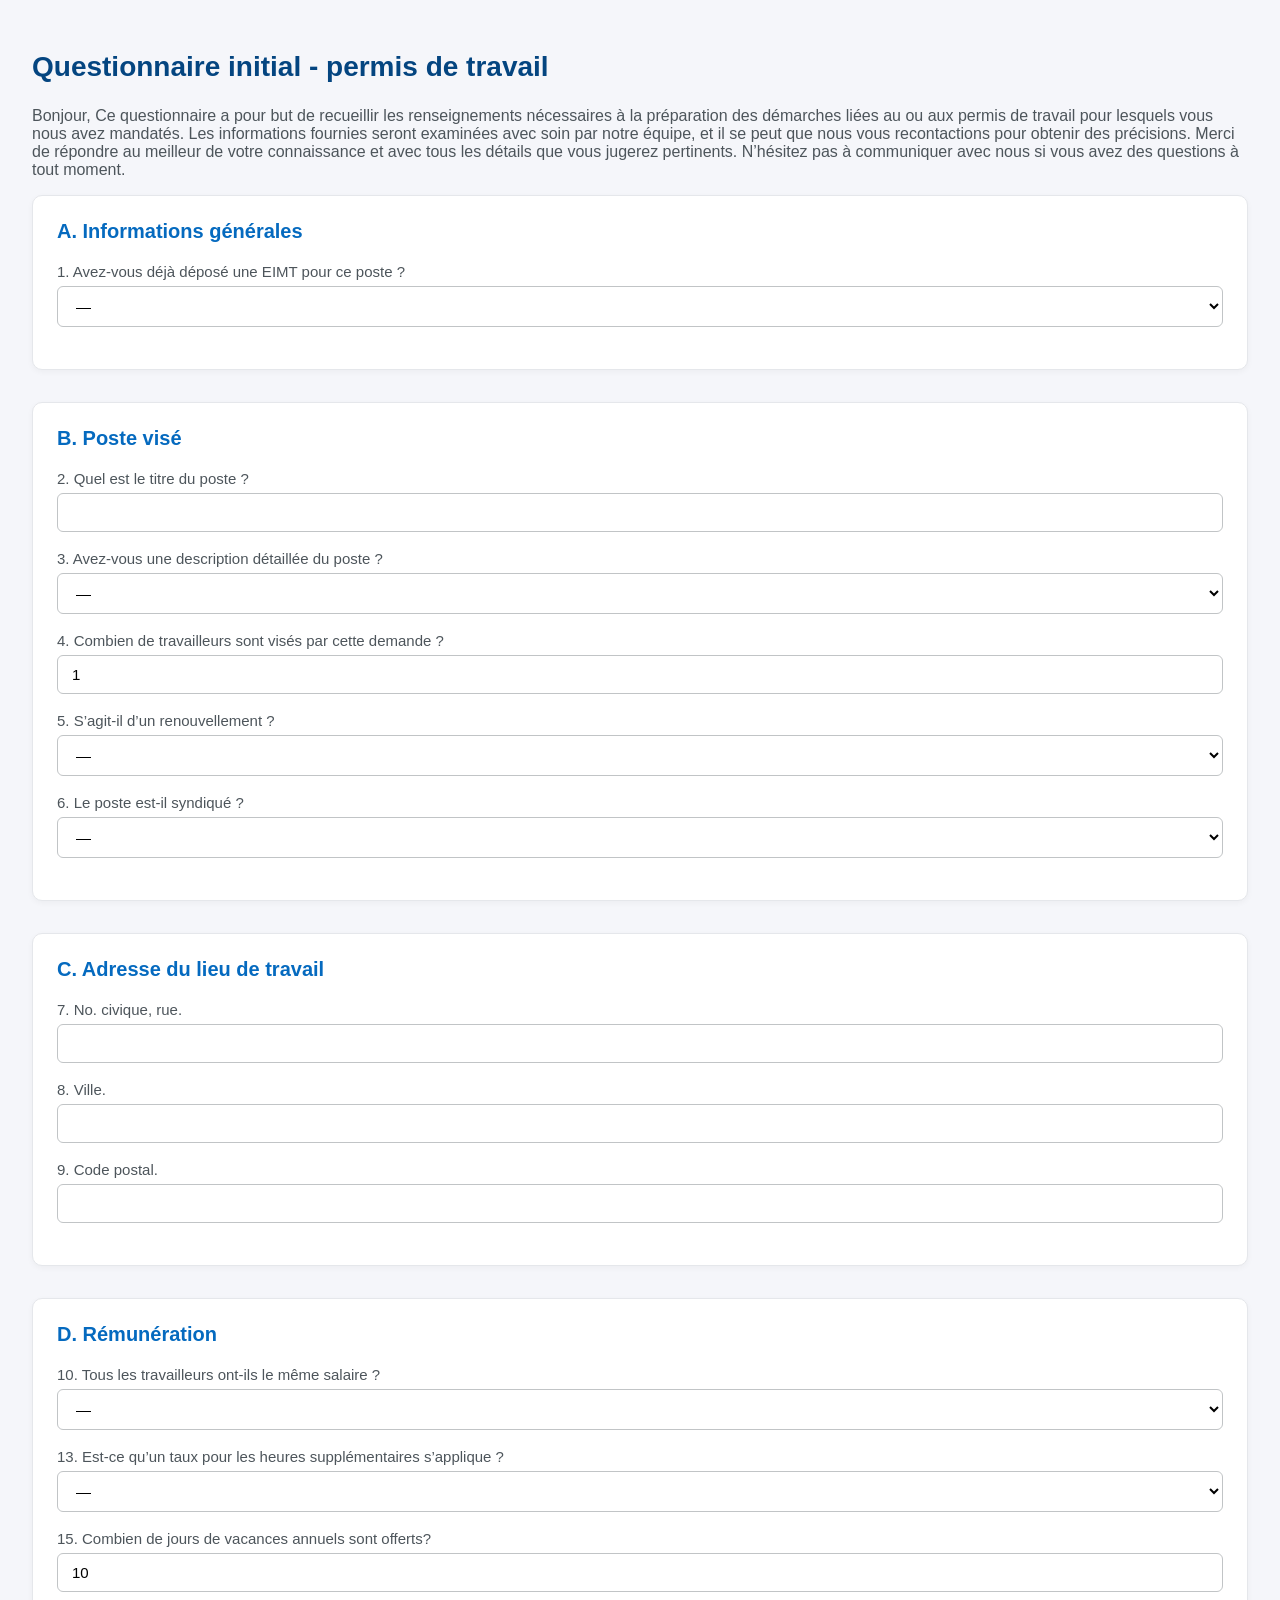
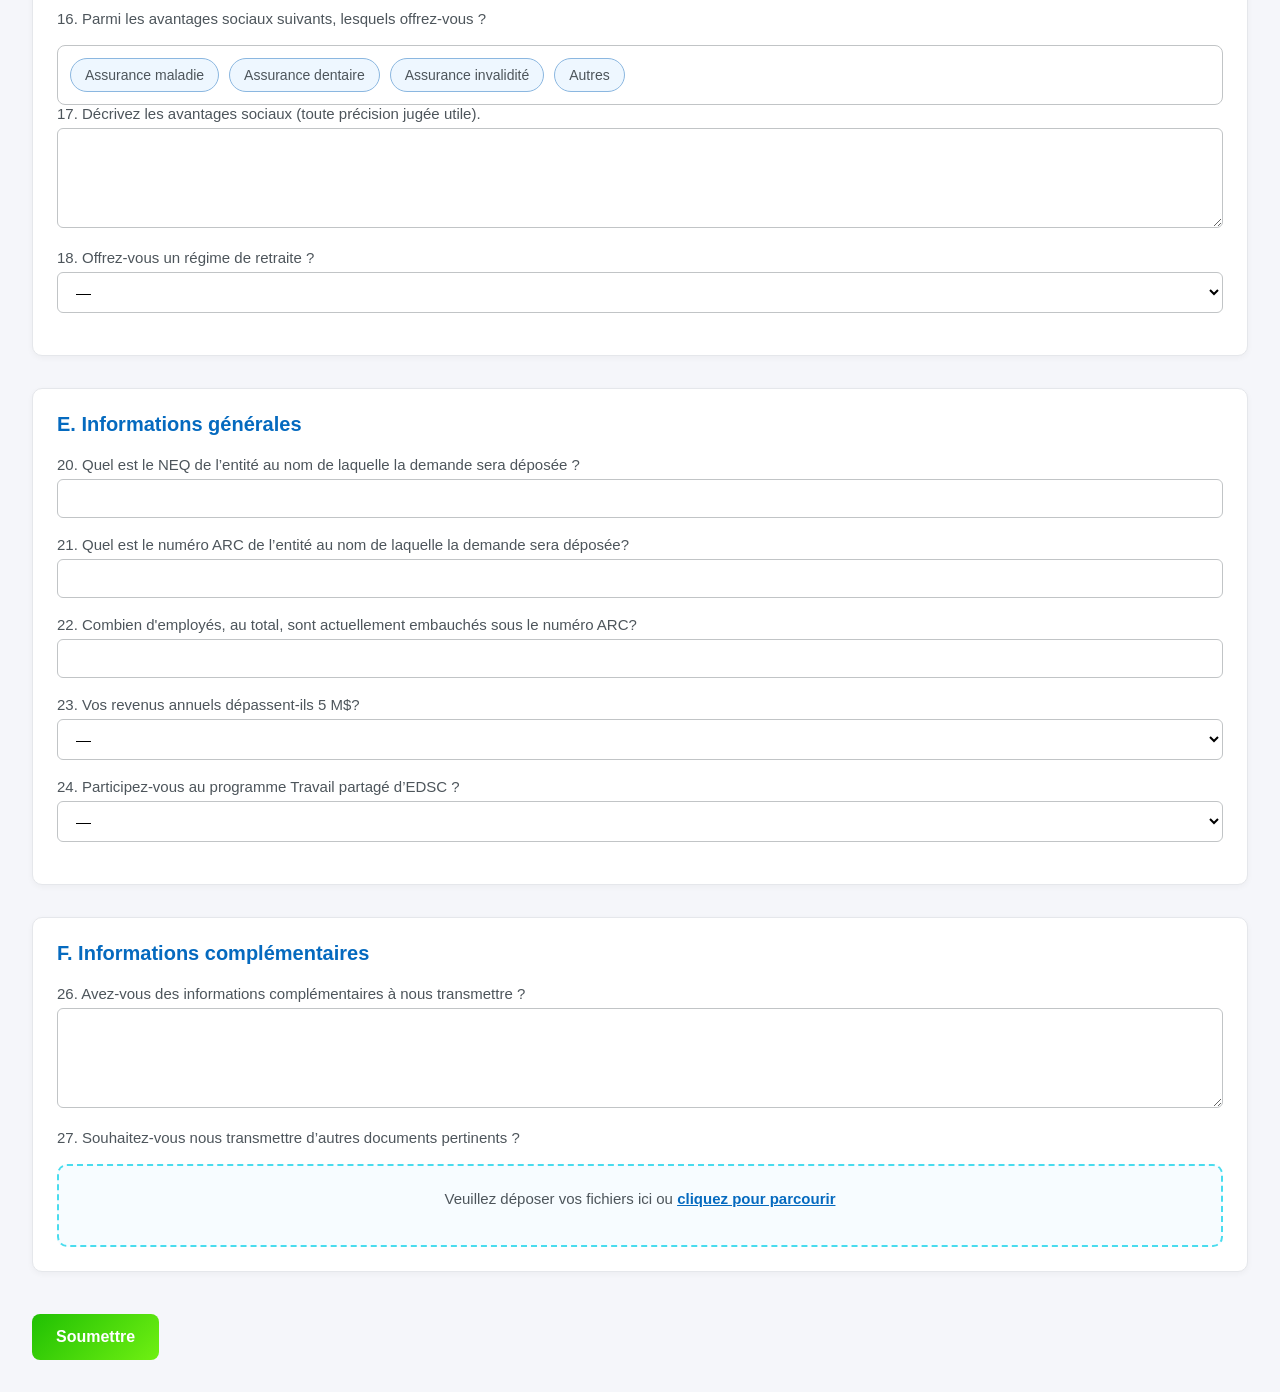
<file: index.html>
<!doctype html>
<html lang="fr">

<head>
  <meta charset="utf-8" />
  <meta name="viewport" content="width=device-width, initial-scale=1" />

  <title>Questionnaire initial - permis de travail</title>

  <!-- SDK Zoho POUR WEB TABS -->
 <script src="https://live.zwidgets.com/js-sdk/1.2/ZohoEmbededAppSDK.min.js"></script>
  
  <!-- Feuille de style -->
  <link rel="stylesheet" href="styles.css" />
</head>

<body>

  <h1>Questionnaire initial - permis de travail</h1>

  <p>
  Bonjour, 
Ce questionnaire a pour but de recueillir les renseignements nécessaires à la préparation des démarches liées au ou aux permis de travail pour lesquels vous nous avez mandatés. Les informations fournies seront examinées avec soin par notre équipe, et il se peut que nous vous recontactions pour obtenir des précisions.
Merci de répondre au meilleur de votre connaissance et avec tous les détails que vous jugerez pertinents.  N’hésitez pas à communiquer avec nous si vous avez des questions à tout moment.

  </p>

  <!-- ========================= A. Informations générales ========================= -->
  <section>
    <h2>A. Informations générales</h2>

    <label>
      1. Avez-vous déjà déposé une EIMT pour ce poste ?
      <select id="EIMT_anterieure">
        <option value="">—</option>
        <option>Oui</option>
        <option>Non</option>
      </select>
    </label>

    <div id="grp_eimt_pdf" class="hidden">
      <div class="dropzone" data-target="EIMT_anterieure_pdf">
        <p>Veuillez déposer vos fichiers ici ou <span>cliquez pour parcourir</span></p>
        <input type="file" id="EIMT_anterieure_pdf" hidden multiple />
        <div class="file-list" id="EIMT_anterieure_pdf_list"></div>
      </div>
    </div>
  </section>

  <!-- ========================= B. Poste visé ========================= -->
  <section>
    <h2>B. Poste visé</h2>

    <label>
      2. Quel est le titre du poste ?
      <input type="text" id="Titre_poste">
    </label>

    <label>
      3. Avez-vous une description détaillée du poste ?
      <select id="Description_poste_existe">
        <option value="">—</option>
        <option>Oui</option>
        <option>Non</option>
      </select>
    </label>

    <div id="grp_desc_pdf" class="hidden">
      <div class="dropzone" data-target="Description_poste_pdf">
        <p>Veuillez déposer vos fichiers ici ou <span>cliquez pour parcourir</span></p>
        <input type="file" id="Description_poste_pdf" hidden multiple />
        <div class="file-list" id="Description_poste_pdf_list"></div>
      </div>
    </div>

    <label>
      4. Combien de travailleurs sont visés par cette demande ?
      <input type="number" id="Nb_TET_vises" min="1" value="1">
    </label>

    <label>
      5. S’agit-il d’un renouvellement ?
      <select id="Renouvellement">
        <option value="">—</option>
        <option>Oui</option>
        <option>Non</option>
      </select>
    </label>

    <label>
      6. Le poste est-il syndiqué ?
      <select id="Poste_syndique">
        <option value="">—</option>
        <option>Oui</option>
        <option>Non</option>
      </select>
    </label>

  </section>

  <!-- ========================= C. Lieu de travail ========================= -->
  <section>
    <h2>C. Adresse du lieu de travail</h2>

    <label>7. No. civique, rue.
      <input id="Adresse_LieuTravail">
    </label>

    <label>8. Ville.
      <input id="Ville_LieuTravail">
    </label>

    <label>9. Code postal.
      <input id="CodePostal_LieuTravail">
    </label>

  </section>

  <!-- ========================= D. Rémunération ========================= -->
  <section>
    <h2>D. Rémunération</h2>

    <div id="q10">
      <label>
        10. Tous les travailleurs ont-ils le même salaire ?
        <select id="Tous_meme_salaire">
          <option value="">—</option>
          <option>Oui</option>
          <option>Non</option>
        </select>
      </label>
    </div>

    <div id="grp_salaire_unique" class="hidden">
      <label>
        11. Quel est le salaire horaire ?
        <input id="Salaire_horaire_unique" type="number" step="0.01" min="0">
      </label>
    </div>

    <div id="grp_liste_tet" class="hidden">
      <label>12. Veuillez indiquer le prénom, le nom et le salaire horaire de chaque TET. :</label>
      <table>
        <thead>
          <tr><th>Prénom</th><th>Nom</th><th>Salaire</th></tr>
        </thead>
        <tbody id="tbl_body"></tbody>
      </table>
    </div>

    <label>
      13. Est-ce qu’un taux pour les heures supplémentaires s’applique ?
      <select id="Heures_sup">
        <option value="">—</option>
        <option>Oui</option>
        <option>Non</option>
      </select>
    </label>

    <div id="grp_taux_hs" class="hidden">
      <label>
        14. Quel est le taux des heures supplémentaires (en pourcentage?
        <input id="Taux_heures_sup" type="number" step="0.01" min="0">
      </label>
    </div>

    <label>
      15. Combien de jours de vacances annuels sont offerts?
      <input id="Vacances_jours" type="number" min="0" value="10">
    </label>


    <!-- MULTI TAGS -->
    <label>16. Parmi les avantages sociaux suivants, lesquels offrez-vous ?</label>

    <div id="Avantages_container" class="multi-select">
      <div class="multi-option" data-value="Assurance maladie">Assurance maladie</div>
      <div class="multi-option" data-value="Assurance dentaire">Assurance dentaire</div>
      <div class="multi-option" data-value="Assurance invalidité">Assurance invalidité</div>
      <div class="multi-option" data-value="Autres">Autres</div>
    </div>

    <input type="hidden" id="Avantages_sociaux">

    <label>
      17. Décrivez les avantages sociaux (toute précision jugée utile).
      <textarea id="Avantages_details"></textarea>
    </label>

    <label>
      18. Offrez-vous un régime de retraite ?
      <select id="Regime_retraite">
        <option value="">—</option>
        <option>Oui</option>
        <option>Non</option>
      </select>
    </label>

    <div id="grp_regime_retraite" class="hidden">
      <label>
        19. Veuillez décrire le régime de retraite :
        <textarea id="Description_regime_retraite"></textarea>
      </label>
    </div>

  </section>

  <!-- ========================= E. Informations générales ========================= -->
  <section>
    <h2>E. Informations générales</h2>

    <label>
      20. Quel est le NEQ de l’entité au nom de laquelle la demande sera déposée ?
      <input type="text" id="NEQ">
    </label>

    <label>
      21. Quel est le numéro ARC de l’entité au nom de laquelle la demande sera déposée?
      <input type="text" id="ARC">
    </label>

    <label>
      22. Combien d'employés, au total, sont actuellement embauchés sous le numéro ARC?
      <input type="number" id="Nb_employes_ARC" min="0">
    </label>

    <label>
      23. Vos revenus annuels dépassent-ils 5 M$?
      <select id="Revenus_5M">
        <option value="">—</option>
        <option>Oui</option>
        <option>Non</option>
      </select>
    </label>

    <label>
      24. Participez-vous au programme Travail partagé d’EDSC ?
      <select id="Travail_partage">
        <option value="">—</option>
        <option>Oui</option>
        <option>Non</option>
      </select>
    </label>

    <div id="grp_travail_partage" class="hidden">
      <label>
        25. Veuillez décrire les circonstances relatives à votre participation au programme et préciser si celui-ci concerne le(s) travailleur(s) pour lesquels la demande sera déposée.
        <textarea id="Travail_partage_details"></textarea>
      </label>
    </div>

  </section>

  <!-- ========================= F. Informations complémentaires ========================= -->
  <section>
    <h2>F. Informations complémentaires</h2>

    <label>
      26. Avez-vous des informations complémentaires à nous transmettre ?
      <textarea id="Informations_complementaires"></textarea>
    </label>

    <label>27. Souhaitez-vous nous transmettre d’autres documents pertinents ? </label>
    <div class="dropzone" data-target="Documents_supplementaires">
      <p>Veuillez déposer vos fichiers ici ou <span>cliquez pour parcourir</span></p>
      <input type="file" id="Documents_supplementaires" hidden multiple>
      <div class="file-list" id="Documents_supplementaires_list"></div>
    </div>

  </section>

  <button id="btn_submit">Soumettre</button>
  <div id="msg"></div>

  <!-- Script logique -->
  <script src="app.js"></script>

</body>
</html>
</file>
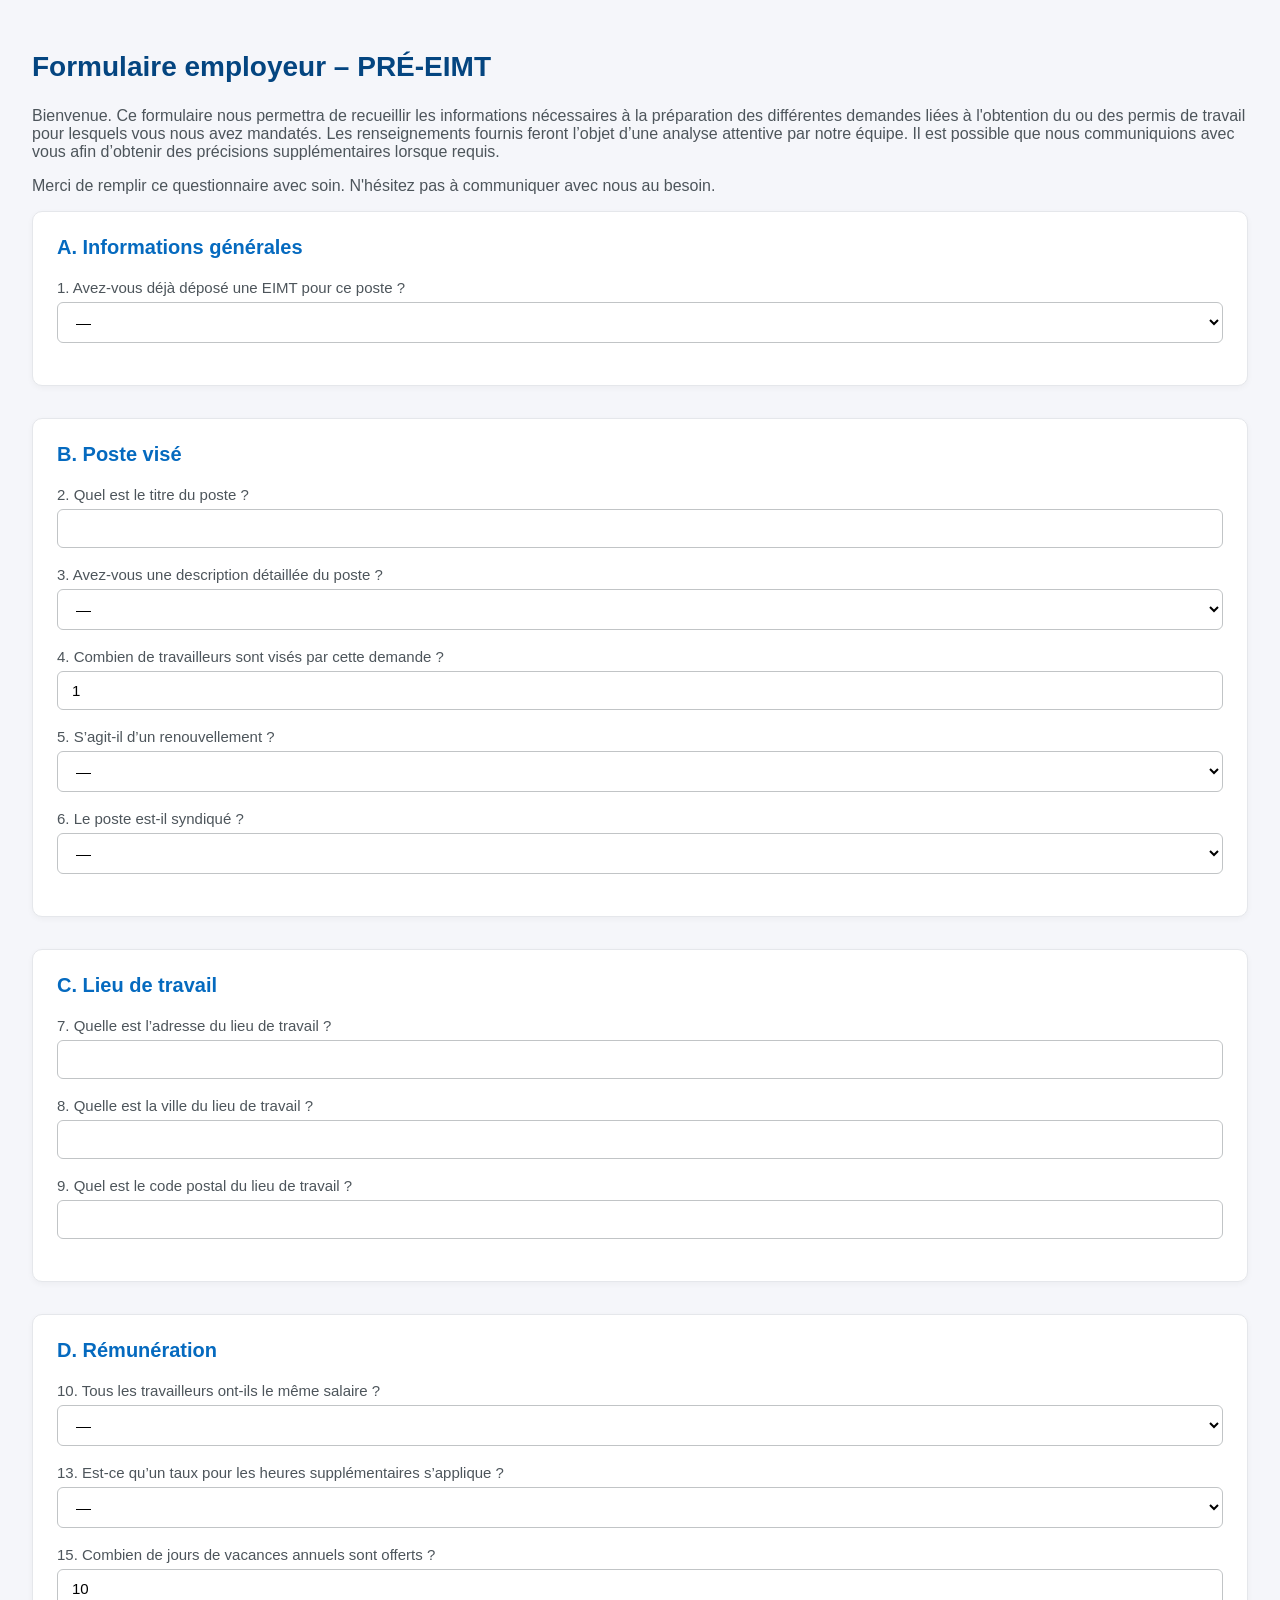
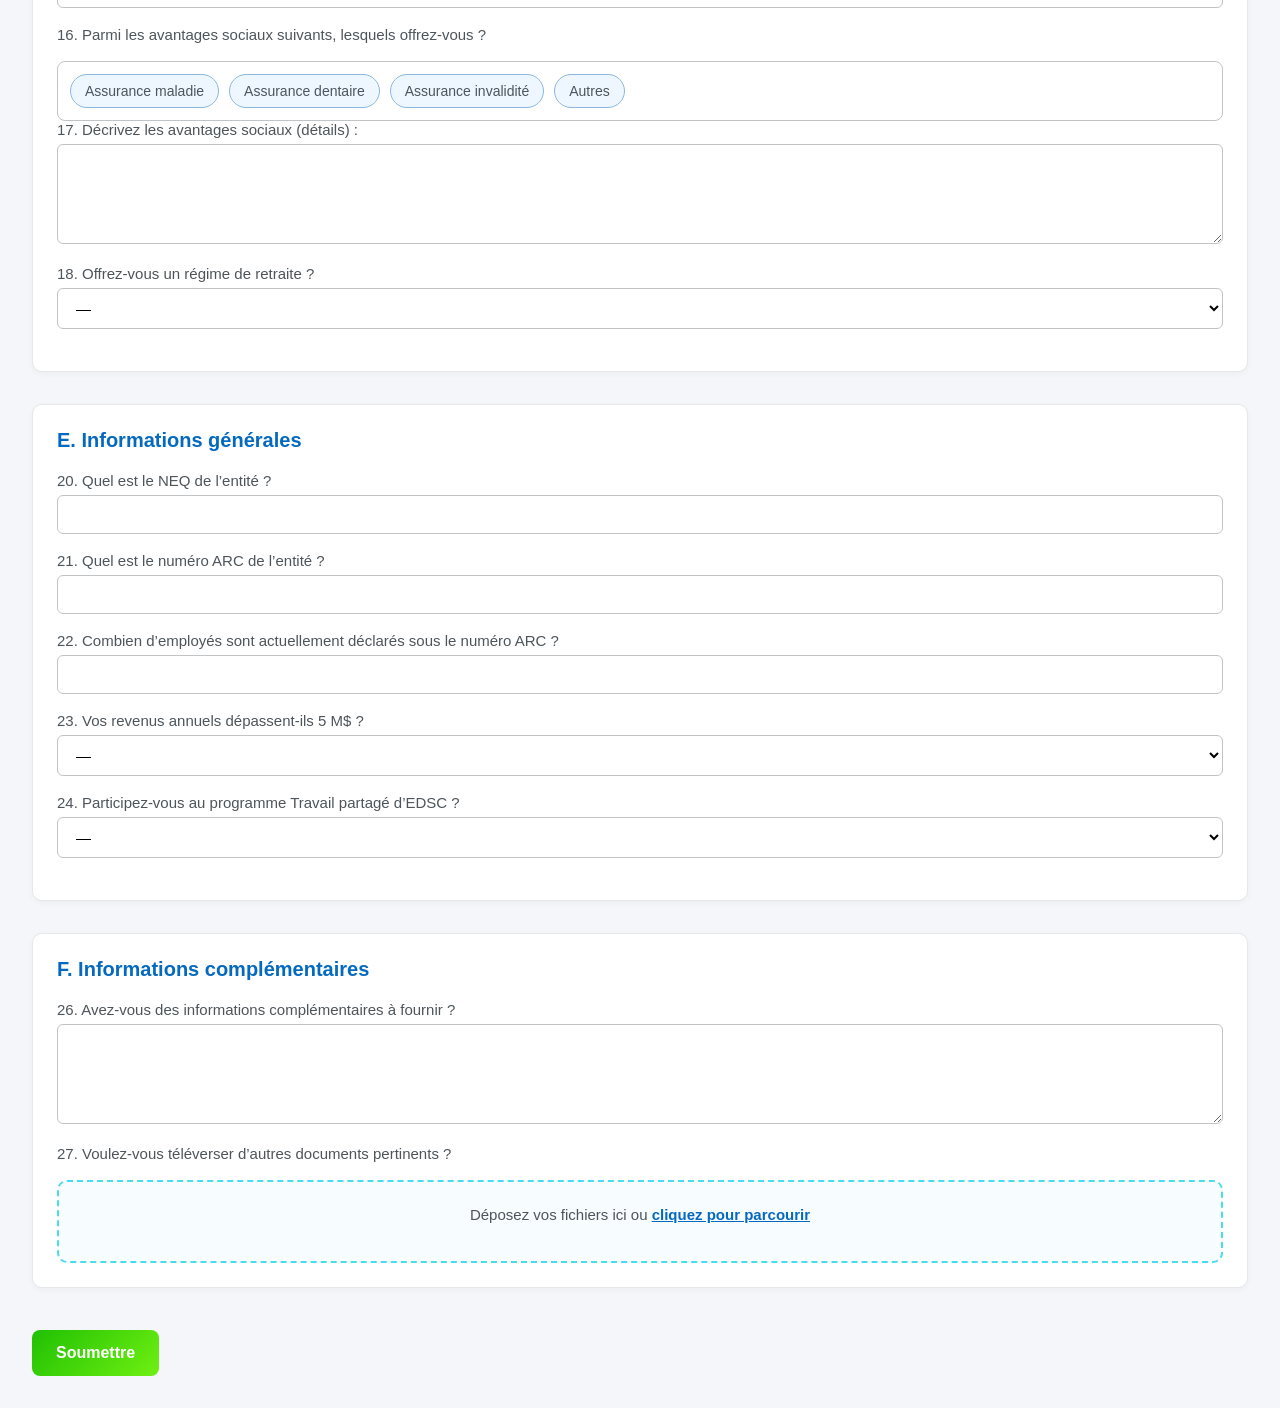
<file: index (1).html>
<!doctype html>
<html lang="fr">

<head>
  <meta charset="utf-8" />
  <meta name="viewport" content="width=device-width, initial-scale=1" />

  <title>Formulaire employeur – PRÉ‑EIMT</title>

  <!-- SDK Zoho POUR WEB TABS -->
  <script src="https://live.zwidgets.com/js-sdk/1.2/ZohoEmbededAppSDK.min.js"></script>

  <!-- Feuille de style -->
  <link rel="stylesheet" href="styles.css" />
</head>

<body>

  <h1>Formulaire employeur – PRÉ‑EIMT</h1>

  <p>
    Bienvenue. Ce formulaire nous permettra de recueillir les informations nécessaires à la préparation
    des différentes demandes liées à l'obtention du ou des permis de travail pour lesquels vous nous avez mandatés.
    Les renseignements fournis feront l’objet d’une analyse attentive par notre équipe. Il est possible que nous
    communiquions avec vous afin d’obtenir des précisions supplémentaires lorsque requis.
  </p>

  <p>
    Merci de remplir ce questionnaire avec soin. N'hésitez pas à communiquer avec nous au besoin.
  </p>

  <!-- ========================= A. Informations générales ========================= -->
  <section>
    <h2>A. Informations générales</h2>

    <label>
      1. Avez-vous déjà déposé une EIMT pour ce poste ?
      <select id="EIMT_anterieure">
        <option value="">—</option>
        <option>Oui</option>
        <option>Non</option>
      </select>
    </label>

    <div id="grp_eimt_pdf" class="conditional hidden">
      <div class="dropzone" data-target="EIMT_anterieure_pdf">
        <p>Déposez vos fichiers ici ou <span>cliquez pour parcourir</span></p>
        <input type="file" id="EIMT_anterieure_pdf" hidden multiple>
        <div class="file-list" id="EIMT_anterieure_pdf_list"></div>
      </div>
    </div>
  </section>

  <!-- ========================= B. Poste visé ========================= -->
  <section>
    <h2>B. Poste visé</h2>

    <label>
      2. Quel est le titre du poste ?
      <input type="text" id="Titre_poste">
    </label>

    <label>
      3. Avez-vous une description détaillée du poste ?
      <select id="Description_poste_existe">
        <option value="">—</option>
        <option>Oui</option>
        <option>Non</option>
      </select>
    </label>

    <div id="grp_desc_pdf" class="conditional hidden">
      <div class="dropzone" data-target="Description_poste_pdf">
        <p>Déposez vos fichiers ici ou <span>cliquez pour parcourir</span></p>
        <input type="file" id="Description_poste_pdf" hidden multiple>
        <div class="file-list" id="Description_poste_pdf_list"></div>
      </div>
    </div>

    <label>
      4. Combien de travailleurs sont visés par cette demande ?
      <input type="number" id="Nb_TET_vises" min="1" value="1">
    </label>

    <label>
      5. S’agit-il d’un renouvellement ?
      <select id="Renouvellement">
        <option value="">—</option>
        <option>Oui</option>
        <option>Non</option>
      </select>
    </label>

    <label>
      6. Le poste est-il syndiqué ?
      <select id="Poste_syndique">
        <option value="">—</option>
        <option>Oui</option>
        <option>Non</option>
      </select>
    </label>

  </section>

  <!-- ========================= C. Lieu de travail ========================= -->
  <section>
    <h2>C. Lieu de travail</h2>

    <label>7. Quelle est l’adresse du lieu de travail ?
      <input id="Adresse_LieuTravail">
    </label>

    <label>8. Quelle est la ville du lieu de travail ?
      <input id="Ville_LieuTravail">
    </label>

    <label>9. Quel est le code postal du lieu de travail ?
      <input id="CodePostal_LieuTravail">
    </label>

  </section>

  <!-- ========================= D. Rémunération ========================= -->
  <section>
    <h2>D. Rémunération</h2>

    <div id="q10">
      <label>
        10. Tous les travailleurs ont-ils le même salaire ?
        <select id="Tous_meme_salaire">
          <option value="">—</option>
          <option>Oui</option>
          <option>Non</option>
        </select>
      </label>
    </div>

    <div id="grp_salaire_unique" class="conditional hidden">
      <label>
        11. Quel est le salaire horaire unique ?
        <input id="Salaire_horaire_unique" type="number" step="0.01" min="0">
      </label>
    </div>

    <div id="grp_liste_tet" class="conditional hidden">
      <label>12. Veuillez indiquer le prénom, le nom et le salaire horaire de chaque TET :</label>
      <table>
        <thead>
          <tr><th>Prénom</th><th>Nom</th><th>Salaire horaire</th></tr>
        </thead>
        <tbody id="tbl_body"></tbody>
      </table>
    </div>

    <label>
      13. Est-ce qu’un taux pour les heures supplémentaires s’applique ?
      <select id="Heures_sup">
        <option value="">—</option>
        <option>Oui</option>
        <option>Non</option>
      </select>
    </label>

    <div id="grp_taux_hs" class="conditional hidden">
      <label>
        14. Quel est le taux des heures supplémentaires ?
        <input id="Taux_heures_sup" type="number" step="0.01" min="0">
      </label>
    </div>

    <label>
      15. Combien de jours de vacances annuels sont offerts ?
      <input id="Vacances_jours" type="number" min="0" value="10">
    </label>

    <!-- Nouvelle Q16 multi-select type “tags” -->
    <label>
      16. Parmi les avantages sociaux suivants, lesquels offrez-vous ?
    </label>

    <div id="Avantages_container" class="multi-select">
      <div class="multi-option" data-value="Assurance maladie">Assurance maladie</div>
      <div class="multi-option" data-value="Assurance dentaire">Assurance dentaire</div>
      <div class="multi-option" data-value="Assurance invalidité">Assurance invalidité</div>
      <div class="multi-option" data-value="Autres">Autres</div>
    </div>

    <input type="hidden" id="Avantages_sociaux">

    <label>
      17. Décrivez les avantages sociaux (détails) :
      <textarea id="Avantages_details"></textarea>
    </label>

    <label>
      18. Offrez-vous un régime de retraite ?
      <select id="Regime_retraite">
        <option value="">—</option>
        <option>Oui</option>
        <option>Non</option>
      </select>
    </label>

    <div id="grp_regime_retraite" class="conditional hidden">
      <label>
        19. Veuillez décrire le régime de retraite :
        <textarea id="Description_regime_retraite"></textarea>
      </label>
    </div>

  </section>

  <!-- ========================= E. Informations générales ========================= -->
  <section>
    <h2>E. Informations générales</h2>

    <label>
      20. Quel est le NEQ de l’entité ?
      <input type="text" id="NEQ">
    </label>

    <label>
      21. Quel est le numéro ARC de l’entité ?
      <input type="text" id="ARC">
    </label>

    <label>
      22. Combien d’employés sont actuellement déclarés sous le numéro ARC ?
      <input type="number" id="Nb_employes_ARC" min="0">
    </label>

    <label>
      23. Vos revenus annuels dépassent-ils 5 M$ ?
      <select id="Revenus_5M">
        <option value="">—</option>
        <option>Oui</option>
        <option>Non</option>
      </select>
    </label>

    <label>
      24. Participez-vous au programme Travail partagé d’EDSC ?
      <select id="Travail_partage">
        <option value="">—</option>
        <option>Oui</option>
        <option>Non</option>
      </select>
    </label>

    <div id="grp_travail_partage" class="conditional hidden">
      <label>
        25. Veuillez décrire les circonstances relatives à votre participation :
        <textarea id="Travail_partage_details"></textarea>
      </label>
    </div>

  </section>

  <!-- ========================= F. Informations complémentaires ========================= -->
  <section>
    <h2>F. Informations complémentaires</h2>

    <label>
      26. Avez-vous des informations complémentaires à fournir ?
      <textarea id="Informations_complementaires"></textarea>
    </label>

    <label>27. Voulez-vous téléverser d’autres documents pertinents ?</label>
    <div class="dropzone" data-target="Documents_supplementaires">
      <p>Déposez vos fichiers ici ou <span>cliquez pour parcourir</span></p>
      <input type="file" id="Documents_supplementaires" multiple hidden>
      <div class="file-list" id="Documents_supplementaires_list"></div>
    </div>

  </section>

  <button id="btn_submit">Soumettre</button>
  <div id="msg"></div>

  <!-- Script logique -->
  <script src="app.js"></script>

</body>
</html>
</file>
<file: styles.css>
/* RESET SIMPLE */
* {
  box-sizing: border-box;
}

body {
  font-family: "Inter", "Segoe UI", Arial, sans-serif;
  margin: 0;
  padding: 32px;
  background: #f5f6fa;
  color: #4d555b;
}

/* TITRE */
h1 {
  font-size: 28px;
  margin-bottom: 24px;
  font-weight: 600;
  color: #044580;
}

/* SECTIONS */
section {
  background: #fff;
  border: 1px solid #e5e7eb;
  border-radius: 10px;
  padding: 24px;
  margin-bottom: 32px;
  box-shadow: 0 2px 6px rgba(0,0,0,0.04);
}

section h2 {
  font-size: 20px;
  margin-top: 0;
  margin-bottom: 20px;
  font-weight: 600;
  color: #056abf;
}

/* FORM INPUTS */
label {
  display: block;
  margin-bottom: 18px;
  font-size: 15px;
  font-weight: 500;
}

input,
select,
textarea {
  width: 100%;
  margin-top: 6px;
  padding: 10px 14px;
  border: 1px solid #c1c4c6;
  border-radius: 6px;
  font-size: 15px;
  background: #fff;
}

input:focus,
select:focus,
textarea:focus {
  outline: none;
  border-color: #49dcee;
  box-shadow: 0 0 0 2px rgba(73,220,238,0.25);
}

textarea {
  min-height: 100px;
}

/* TABLE */
table {
  width: 100%;
  border-collapse: collapse;
  margin-top: 12px;
}

th, td {
  padding: 10px;
  border: 1px solid #e3e5e8;
}

th {
  background: #eef7ff;
  font-weight: 600;
  color: #044580;
}

/* CONDITIONAL */
.hidden { display: none; }

/* BUTTON */
#btn_submit {
  background: linear-gradient(135deg, #20c003, #70f012);
  color: white;
  border: none;
  padding: 14px 24px;
  font-size: 16px;
  font-weight: 600;
  border-radius: 8px;
  cursor: pointer;
  margin-top: 10px;
}

#btn_submit:hover {
  box-shadow: 0 4px 10px rgba(32,192,3,0.25);
}

/* =======================
   MULTI-TAG SELECTOR
======================= */
.multi-select {
  display: flex;
  flex-wrap: wrap;
  gap: 10px;
  padding: 12px;
  border: 1px solid #c1c4c6;
  border-radius: 8px;
  background: white;
}

.multi-option {
  padding: 8px 14px;
  border-radius: 24px;
  background: #eef7ff;
  border: 1px solid #8bb7e0;
  cursor: pointer;
  font-size: 14px;
  user-select: none;
  transition: all 0.2s ease;
}

.multi-option:hover {
  background: #d8edff;
}

.multi-option.selected {
  background: #056abf;
  border-color: #044580;
  color: white;
  font-weight: 600;
  position: relative;
  padding-left: 28px;
}

.multi-option.selected::before {
  content: "✓";
  position: absolute;
  left: 10px;
  top: 50%;
  transform: translateY(-50%);
  font-weight: bold;
}

/* =======================
   DRAG & DROP
======================= */
.dropzone {
  border: 2px dashed #49dcee;
  background: #f7fcff;
  border-radius: 10px;
  padding: 24px;
  text-align: center;
  cursor: pointer;
  transition: all 0.2s ease;
  margin-top: 8px;
}

.dropzone:hover {
  border-color: #056abf;
  background: #eef7ff;
}

.dropzone.dragover {
  border-color: #20c003;
  background: #f0fff2;
}

.dropzone p {
  margin: 0;
  font-size: 15px;
  color: #4d555b;
}

.dropzone p span {
  color: #056abf;
  font-weight: 600;
  text-decoration: underline;
}

.file-list {
  margin-top: 14px;
  text-align: left;
  font-size: 14px;
}

.file-list div {
  margin-top: 6px;
  padding: 6px 10px;
  background: #eef7ff;
  border-radius: 6px;
  border: 1px solid #d9e6f6;
}
</file>
